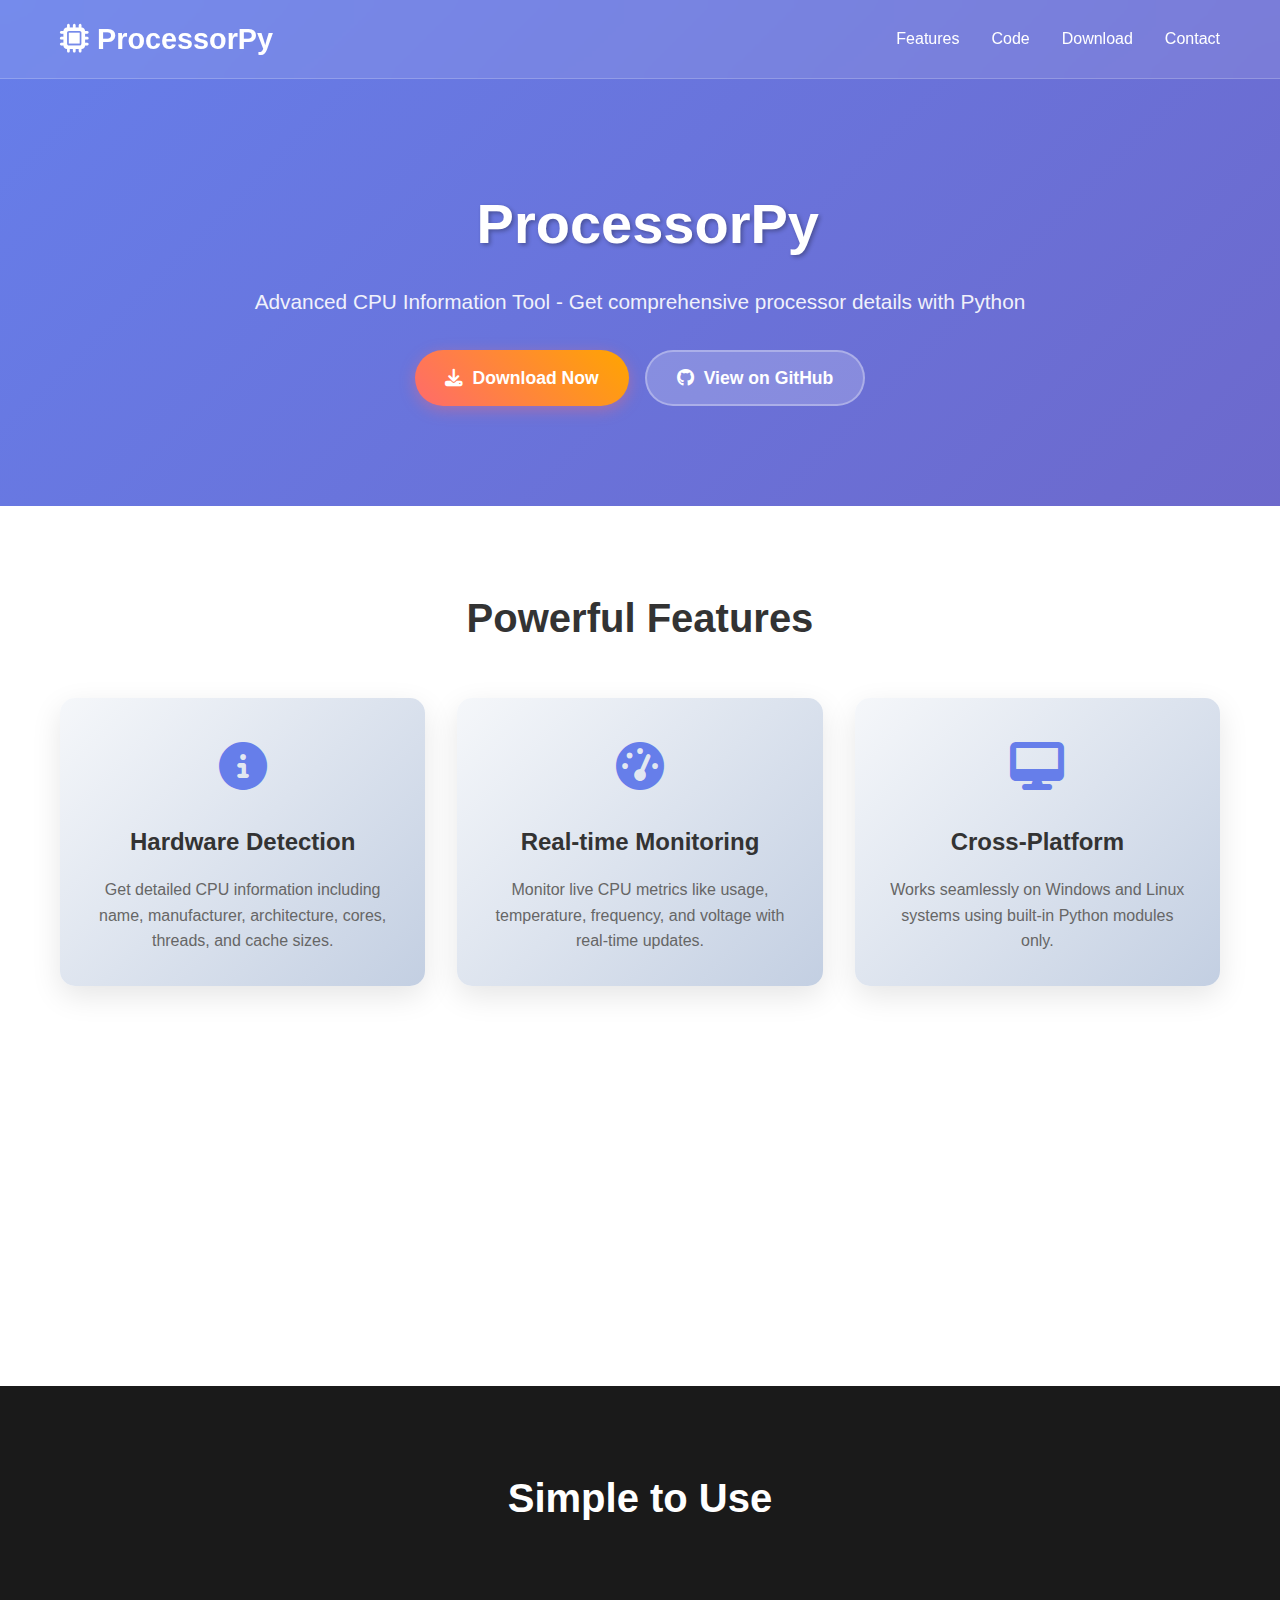
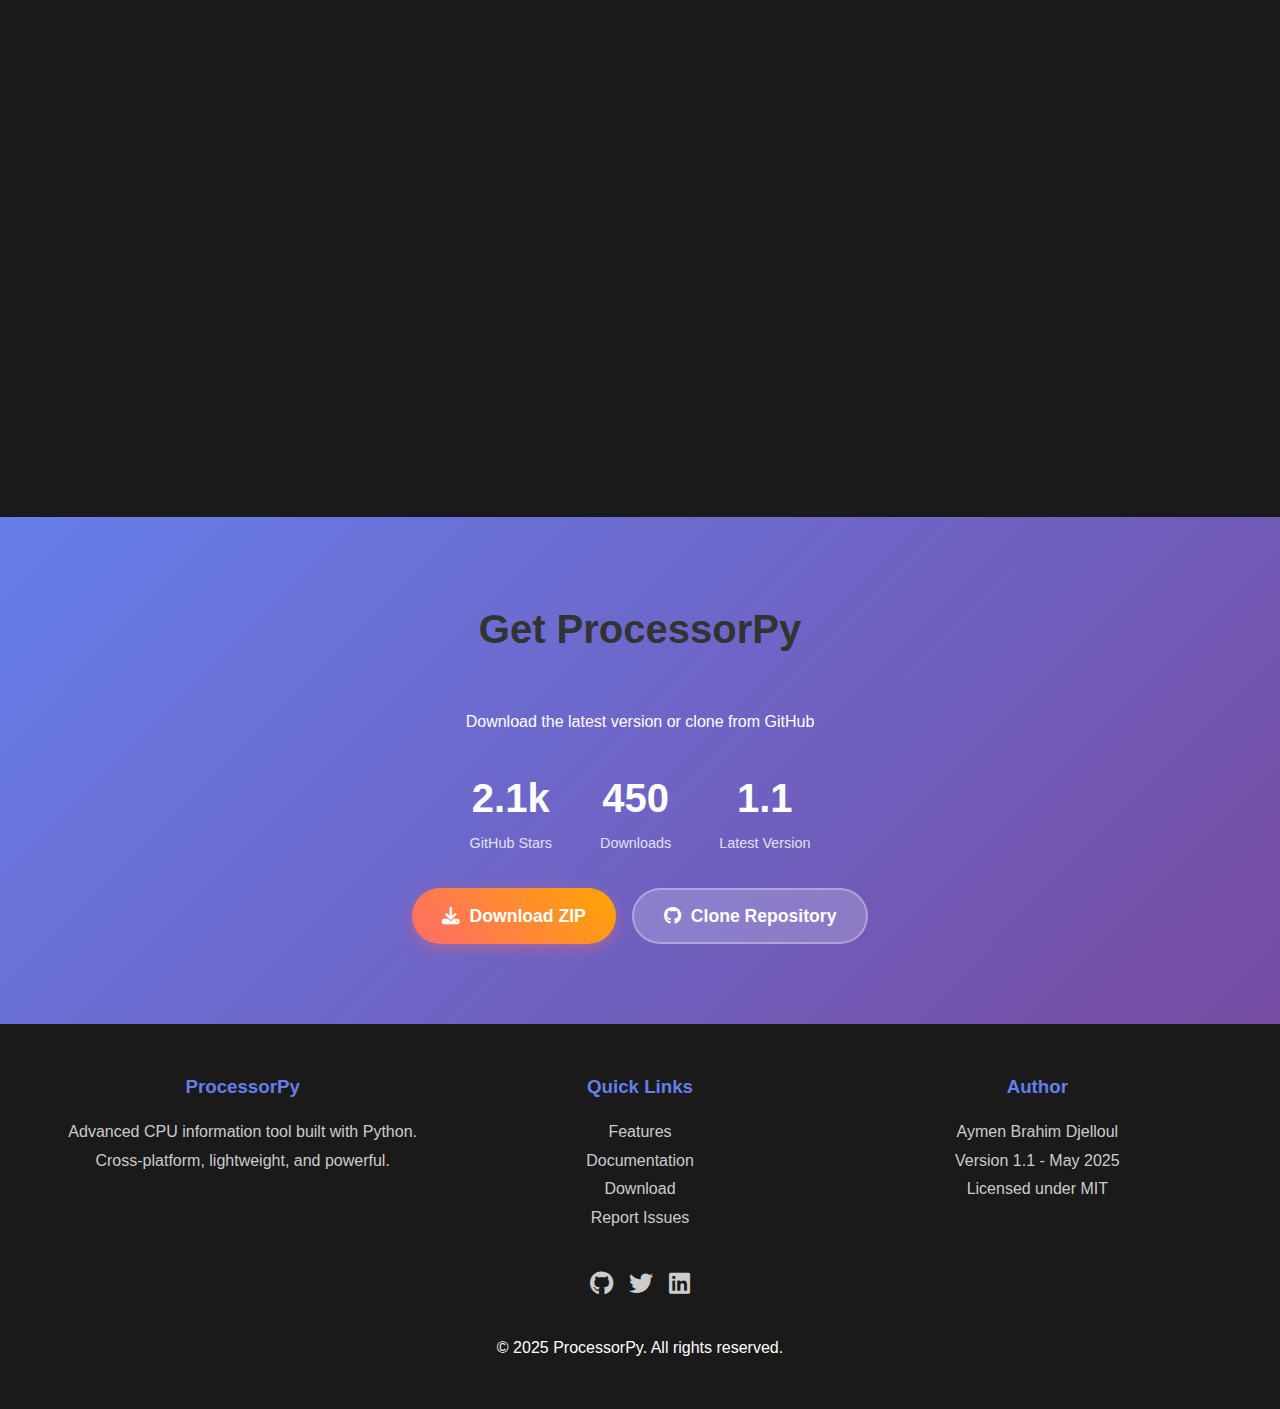
<file: index.html>
<!DOCTYPE html>
<html lang="en">
<head>
    <meta charset="UTF-8">
    <meta name="viewport" content="width=device-width, initial-scale=1.0">
    <title>ProcessorPy - Advanced CPU Information Tool</title>
    <link rel="stylesheet" href="https://cdnjs.cloudflare.com/ajax/libs/font-awesome/6.4.0/css/all.min.css">
    <style>
        * {
            margin: 0;
            padding: 0;
            box-sizing: border-box;
        }

        body {
            font-family: 'Segoe UI', Tahoma, Geneva, Verdana, sans-serif;
            line-height: 1.6;
            color: #333;
            background: linear-gradient(135deg, #667eea 0%, #764ba2 100%);
            min-height: 100vh;
        }

        .container {
            max-width: 1200px;
            margin: 0 auto;
            padding: 0 20px;
        }

        /* Header */
        header {
            background: rgba(255, 255, 255, 0.1);
            backdrop-filter: blur(10px);
            border-bottom: 1px solid rgba(255, 255, 255, 0.2);
            padding: 1rem 0;
            position: sticky;
            top: 0;
            z-index: 100;
        }

        nav {
            display: flex;
            justify-content: space-between;
            align-items: center;
        }

        .logo {
            font-size: 1.8rem;
            font-weight: bold;
            color: white;
            text-decoration: none;
        }

        .nav-links {
            display: flex;
            list-style: none;
            gap: 2rem;
        }

        .nav-links a {
            color: white;
            text-decoration: none;
            font-weight: 500;
            transition: color 0.3s ease;
        }

        .nav-links a:hover {
            color: #ffd700;
        }

        /* Hero Section */
        .hero {
            text-align: center;
            padding: 100px 0;
            color: white;
        }

        .hero h1 {
            font-size: 3.5rem;
            margin-bottom: 1rem;
            text-shadow: 2px 2px 4px rgba(0,0,0,0.3);
        }

        .hero p {
            font-size: 1.3rem;
            margin-bottom: 2rem;
            opacity: 0.9;
        }

        .cta-buttons {
            display: flex;
            gap: 1rem;
            justify-content: center;
            flex-wrap: wrap;
        }

        .btn {
            padding: 12px 30px;
            border: none;
            border-radius: 50px;
            font-size: 1.1rem;
            font-weight: 600;
            text-decoration: none;
            display: inline-flex;
            align-items: center;
            gap: 10px;
            transition: all 0.3s ease;
            cursor: pointer;
        }

        .btn-primary {
            background: linear-gradient(45deg, #ff6b6b, #ffa500);
            color: white;
            box-shadow: 0 4px 15px rgba(255, 107, 107, 0.4);
        }

        .btn-primary:hover {
            transform: translateY(-2px);
            box-shadow: 0 6px 25px rgba(255, 107, 107, 0.6);
        }

        .btn-secondary {
            background: rgba(255, 255, 255, 0.2);
            color: white;
            border: 2px solid rgba(255, 255, 255, 0.3);
        }

        .btn-secondary:hover {
            background: rgba(255, 255, 255, 0.3);
            transform: translateY(-2px);
        }

        /* Features Section */
        .features {
            background: white;
            padding: 80px 0;
        }

        .section-title {
            text-align: center;
            font-size: 2.5rem;
            margin-bottom: 3rem;
            color: #333;
        }

        .features-grid {
            display: grid;
            grid-template-columns: repeat(auto-fit, minmax(300px, 1fr));
            gap: 2rem;
            margin-top: 2rem;
        }

        .feature-card {
            background: linear-gradient(135deg, #f5f7fa 0%, #c3cfe2 100%);
            padding: 2rem;
            border-radius: 15px;
            text-align: center;
            box-shadow: 0 10px 30px rgba(0,0,0,0.1);
            transition: transform 0.3s ease;
        }

        .feature-card:hover {
            transform: translateY(-5px);
        }

        .feature-icon {
            font-size: 3rem;
            color: #667eea;
            margin-bottom: 1rem;
        }

        .feature-card h3 {
            font-size: 1.5rem;
            margin-bottom: 1rem;
            color: #333;
        }

        .feature-card p {
            color: #666;
            line-height: 1.6;
        }

        /* Code Preview Section */
        .code-preview {
            background: #1a1a1a;
            color: white;
            padding: 80px 0;
        }

        .code-container {
            background: #2d2d2d;
            border-radius: 10px;
            padding: 2rem;
            margin-top: 2rem;
            position: relative;
        }

        .code-header {
            display: flex;
            align-items: center;
            gap: 10px;
            margin-bottom: 1rem;
            padding-bottom: 1rem;
            border-bottom: 1px solid #444;
        }

        .code-dots {
            display: flex;
            gap: 5px;
        }

        .dot {
            width: 12px;
            height: 12px;
            border-radius: 50%;
        }

        .dot.red { background: #ff5f56; }
        .dot.yellow { background: #ffbd2e; }
        .dot.green { background: #27ca3f; }

        .code-title {
            color: #ccc;
            font-family: 'Courier New', monospace;
        }

        pre {
            background: none;
            color: #e6e6e6;
            font-family: 'Courier New', monospace;
            line-height: 1.5;
            overflow-x: auto;
        }

        .keyword { color: #569cd6; }
        .string { color: #ce9178; }
        .comment { color: #6a9955; }
        .function { color: #dcdcaa; }

        /* Download Section */
        .download-section {
            background: linear-gradient(135deg, #667eea 0%, #764ba2 100%);
            color: white;
            padding: 80px 0;
            text-align: center;
        }

        .download-stats {
            display: flex;
            justify-content: center;
            gap: 3rem;
            margin: 2rem 0;
            flex-wrap: wrap;
        }

        .stat {
            text-align: center;
        }

        .stat-number {
            font-size: 2.5rem;
            font-weight: bold;
            display: block;
        }

        .stat-label {
            opacity: 0.8;
            font-size: 0.9rem;
        }

        /* Footer */
        footer {
            background: #1a1a1a;
            color: white;
            padding: 3rem 0;
            text-align: center;
        }

        .footer-content {
            display: grid;
            grid-template-columns: repeat(auto-fit, minmax(250px, 1fr));
            gap: 2rem;
            margin-bottom: 2rem;
        }

        .footer-section h3 {
            margin-bottom: 1rem;
            color: #667eea;
        }

        .footer-section p, .footer-section a {
            color: #ccc;
            text-decoration: none;
            line-height: 1.8;
        }

        .footer-section a:hover {
            color: #667eea;
        }

        .social-links {
            display: flex;
            gap: 1rem;
            justify-content: center;
            margin: 2rem 0;
        }

        .social-links a {
            color: #ccc;
            font-size: 1.5rem;
            transition: color 0.3s ease;
        }

        .social-links a:hover {
            color: #667eea;
        }

        /* Responsive Design */
        @media (max-width: 768px) {
            .hero h1 {
                font-size: 2.5rem;
            }

            .nav-links {
                display: none;
            }

            .cta-buttons {
                flex-direction: column;
                align-items: center;
            }

            .download-stats {
                flex-direction: column;
                gap: 1rem;
            }
        }

        /* Animations */
        @keyframes fadeInUp {
            from {
                opacity: 0;
                transform: translateY(30px);
            }
            to {
                opacity: 1;
                transform: translateY(0);
            }
        }

        .hero, .feature-card {
            animation: fadeInUp 0.8s ease-out;
        }

        /* Scroll animations */
        .animate-on-scroll {
            opacity: 0;
            transform: translateY(30px);
            transition: all 0.6s ease;
        }

        .animate-on-scroll.visible {
            opacity: 1;
            transform: translateY(0);
        }
    </style>
</head>
<body>
    <!-- Header -->
    <header>
        <nav class="container">
            <a href="#" class="logo">
                <i class="fas fa-microchip"></i> ProcessorPy
            </a>
            <ul class="nav-links">
                <li><a href="#features">Features</a></li>
                <li><a href="#code">Code</a></li>
                <li><a href="#download">Download</a></li>
                <li><a href="#contact">Contact</a></li>
            </ul>
        </nav>
    </header>

    <!-- Hero Section -->
    <section class="hero">
        <div class="container">
            <h1><i class="fas fa-cpu"></i> ProcessorPy</h1>
            <p>Advanced CPU Information Tool - Get comprehensive processor details with Python</p>
            <div class="cta-buttons">
                <a href="#download" class="btn btn-primary">
                    <i class="fas fa-download"></i> Download Now
                </a>
                <a href="https://github.com/yourusername/processorpy" class="btn btn-secondary" target="_blank">
                    <i class="fab fa-github"></i> View on GitHub
                </a>
            </div>
        </div>
    </section>

    <!-- Features Section -->
    <section class="features" id="features">
        <div class="container">
            <h2 class="section-title">Powerful Features</h2>
            <div class="features-grid">
                <div class="feature-card animate-on-scroll">
                    <div class="feature-icon">
                        <i class="fas fa-info-circle"></i>
                    </div>
                    <h3>Hardware Detection</h3>
                    <p>Get detailed CPU information including name, manufacturer, architecture, cores, threads, and cache sizes.</p>
                </div>
                <div class="feature-card animate-on-scroll">
                    <div class="feature-icon">
                        <i class="fas fa-tachometer-alt"></i>
                    </div>
                    <h3>Real-time Monitoring</h3>
                    <p>Monitor live CPU metrics like usage, temperature, frequency, and voltage with real-time updates.</p>
                </div>
                <div class="feature-card animate-on-scroll">
                    <div class="feature-icon">
                        <i class="fas fa-desktop"></i>
                    </div>
                    <h3>Cross-Platform</h3>
                    <p>Works seamlessly on Windows and Linux systems using built-in Python modules only.</p>
                </div>
                <div class="feature-card animate-on-scroll">
                    <div class="feature-icon">
                        <i class="fas fa-code"></i>
                    </div>
                    <h3>Pure Python</h3>
                    <p>No external dependencies required - uses only subprocess, ctypes, and standard library modules.</p>
                </div>
                <div class="feature-card animate-on-scroll">
                    <div class="feature-icon">
                        <i class="fas fa-chart-line"></i>
                    </div>
                    <h3>Performance Metrics</h3>
                    <p>Advanced CPU performance analysis including cache information, instruction sets, and benchmarking.</p>
                </div>
                <div class="feature-card animate-on-scroll">
                    <div class="feature-icon">
                        <i class="fas fa-thermometer-half"></i>
                    </div>
                    <h3>Thermal Monitoring</h3>
                    <p>Track CPU temperature, thermal throttling status, and power consumption in real-time.</p>
                </div>
            </div>
        </div>
    </section>

    <!-- Code Preview Section -->
    <section class="code-preview" id="code">
        <div class="container">
            <h2 class="section-title" style="color: white;">Simple to Use</h2>
            <div class="code-container animate-on-scroll">
                <div class="code-header">
                    <div class="code-dots">
                        <div class="dot red"></div>
                        <div class="dot yellow"></div>
                        <div class="dot green"></div>
                    </div>
                    <span class="code-title">processor_example.py</span>
                </div>
                <pre><code><span class="comment"># Import ProcessorPy</span>
<span class="keyword">from</span> processorpy <span class="keyword">import</span> Processor, Sensors

<span class="comment"># Initialize processor and sensors</span>
processor = <span class="function">Processor</span>()
sensors = <span class="function">Sensors</span>()

<span class="comment"># Get CPU information</span>
cpu_info = processor.<span class="function">get_all_info</span>()
<span class="keyword">print</span>(<span class="string">f"CPU: {processor.name}"</span>)
<span class="keyword">print</span>(<span class="string">f"Cores: {processor.get_cores()}"</span>)
<span class="keyword">print</span>(<span class="string">f"Current Speed: {sensors.get_clock_speed(friendly=True)}"</span>)
<span class="keyword">print</span>(<span class="string">f"Temperature: {sensors.get_cpu_temperature(friendly=True)}"</span>)
<span class="keyword">print</span>(<span class="string">f"Usage: {sensors.get_cpu_usage()}%"</span>)</code></pre>
            </div>
        </div>
    </section>

    <!-- Download Section -->
    <section class="download-section" id="download">
        <div class="container">
            <h2 class="section-title">Get ProcessorPy</h2>
            <p>Download the latest version or clone from GitHub</p>
            
            <div class="download-stats">
                <div class="stat">
                    <span class="stat-number">2.1k</span>
                    <span class="stat-label">GitHub Stars</span>
                </div>
                <div class="stat">
                    <span class="stat-number">450</span>
                    <span class="stat-label">Downloads</span>
                </div>
                <div class="stat">
                    <span class="stat-number">1.1</span>
                    <span class="stat-label">Latest Version</span>
                </div>
            </div>

            <div class="cta-buttons">
                <a href="#" class="btn btn-primary" onclick="downloadFile()">
                    <i class="fas fa-download"></i> Download ZIP
                </a>
                <a href="https://github.com/yourusername/processorpy" class="btn btn-secondary" target="_blank">
                    <i class="fab fa-github"></i> Clone Repository
                </a>
            </div>
        </div>
    </section>

    <!-- Footer -->
    <footer id="contact">
        <div class="container">
            <div class="footer-content">
                <div class="footer-section">
                    <h3>ProcessorPy</h3>
                    <p>Advanced CPU information tool built with Python. Cross-platform, lightweight, and powerful.</p>
                </div>
                <div class="footer-section">
                    <h3>Quick Links</h3>
                    <p><a href="#features">Features</a></p>
                    <p><a href="#code">Documentation</a></p>
                    <p><a href="#download">Download</a></p>
                    <p><a href="https://github.com/yourusername/processorpy/issues" target="_blank">Report Issues</a></p>
                </div>
                <div class="footer-section">
                    <h3>Author</h3>
                    <p>Aymen Brahim Djelloul</p>
                    <p>Version 1.1 - May 2025</p>
                    <p>Licensed under MIT</p>
                </div>
            </div>
            
            <div class="social-links">
                <a href="https://github.com/yourusername" target="_blank"><i class="fab fa-github"></i></a>
                <a href="https://twitter.com/yourusername" target="_blank"><i class="fab fa-twitter"></i></a>
                <a href="https://linkedin.com/in/yourusername" target="_blank"><i class="fab fa-linkedin"></i></a>
            </div>
            
            <p>&copy; 2025 ProcessorPy. All rights reserved.</p>
        </div>
    </footer>

    <script>
        // Smooth scrolling for navigation links
        document.querySelectorAll('a[href^="#"]').forEach(anchor => {
            anchor.addEventListener('click', function (e) {
                e.preventDefault();
                const target = document.querySelector(this.getAttribute('href'));
                if (target) {
                    target.scrollIntoView({
                        behavior: 'smooth',
                        block: 'start'
                    });
                }
            });
        });

        // Animate elements on scroll
        const observerOptions = {
            threshold: 0.1,
            rootMargin: '0px 0px -50px 0px'
        };

        const observer = new IntersectionObserver(function(entries) {
            entries.forEach(entry => {
                if (entry.isIntersecting) {
                    entry.target.classList.add('visible');
                }
            });
        }, observerOptions);

        document.querySelectorAll('.animate-on-scroll').forEach(el => {
            observer.observe(el);
        });

        // Download functionality
        function downloadFile() {
            // Create a blob with the Python code
            const pythonCode = `"""
@author : Aymen Brahim Djelloul
version : 1.1
date : 26.05.2025
license : MIT
"""

# ProcessorPy - Advanced CPU Information Tool
# This is a demo download - replace with actual file content

print("ProcessorPy v1.1 - CPU Information Tool")
print("Thank you for downloading!")
`;
            
            const blob = new Blob([pythonCode], { type: 'text/plain' });
            const url = window.URL.createObjectURL(blob);
            const a = document.createElement('a');
            a.href = url;
            a.download = 'processorpy-v1.1.py';
            document.body.appendChild(a);
            a.click();
            document.body.removeChild(a);
            window.URL.revokeObjectURL(url);
            
            // Show download success message
            alert('ProcessorPy downloaded successfully! 🎉');
        }

        // Add parallax effect to hero section
        window.addEventListener('scroll', () => {
            const scrolled = window.pageYOffset;
            const hero = document.querySelector('.hero');
            if (hero) {
                hero.style.transform = `translateY(${scrolled * 0.5}px)`;
            }
        });
    </script>
</body>
</html>
</file>
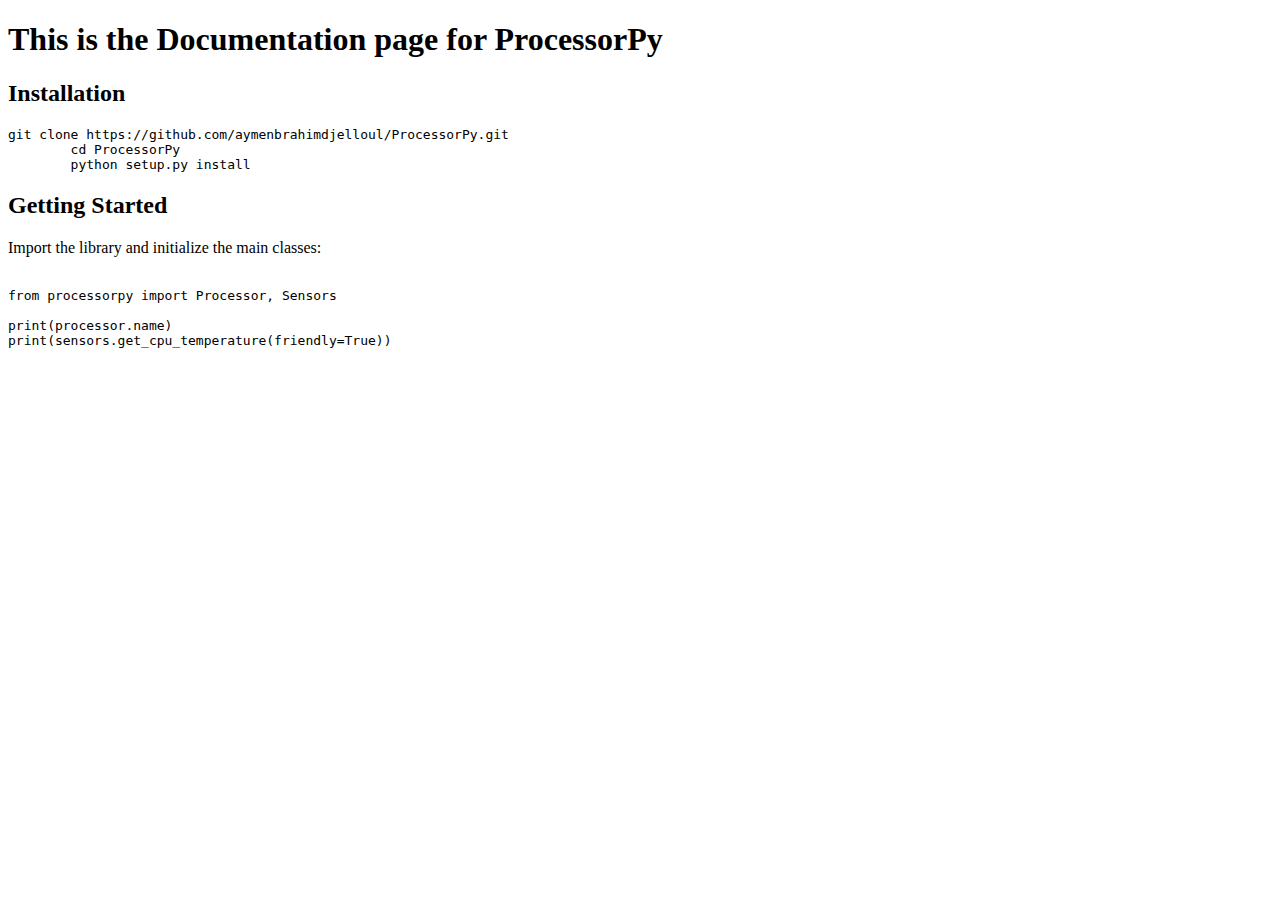
<file: docs.html>
<!-- 
This code or file is part of 'ProcessorPy' project
copyright (c) 2023-2025, Aymen Brahim Djelloul, All rights reserved.
use of this source code is governed by MIT License that can be found on the project folder.


@author : Aymen Brahim Djelloul
date : 27.05.2025
license : MIT

-->

<!DOCTYPE html>
<html lang="en">
<head>
    <meta charset="UTF-8">
    <meta name="viewport" content="width=device-width, initial-scale=1.0">
    <title>Documentation - ProcessorPy</title>
    <link rel="stylesheet" href="https://cdnjs.cloudflare.com/ajax/libs/font-awesome/6.4.0/css/all.min.css">
    <!-- <link rel="stylesheet" href="style.css"> -->
</head>
<body>
    <h1>This is the Documentation page for ProcessorPy</h1>


    <section>
      <h2>Installation</h2>
      <pre><code>git clone https://github.com/aymenbrahimdjelloul/ProcessorPy.git
        cd ProcessorPy
        python setup.py install</code></pre>
    </section>

    <section>
      <h2>Getting Started</h2>
      <p>Import the library and initialize the main classes:</p>
      <pre><code>
from processorpy import Processor, Sensors

print(processor.name)
print(sensors.get_cpu_temperature(friendly=True))

      </code></pre>

      </section>
</body>

</html>
</file>
<file: style.css>
* {
    margin: 0;
    padding: 0;
    box-sizing: border-box;
}

body {
    font-family: 'Segoe UI', Tahoma, Geneva, Verdana, sans-serif;
    line-height: 1.6;
    color: #333;
    background: linear-gradient(135deg, #667eea 0%, #764ba2 100%);
    min-height: 100vh;
}

.container {
    max-width: 1200px;
    margin: 0 auto;
    padding: 0 20px;
}

/* Header */
header {
    background: rgba(255, 255, 255, 0.1);
    backdrop-filter: blur(10px);
    position: fixed;
    top: 0;
    width: 100%;
    z-index: 1000;
    padding: 1rem 0;
}

nav {
    display: flex;
    justify-content: space-between;
    align-items: center;
}

.logo {
    font-size: 1.5rem;
    font-weight: bold;
    color: white;
    text-decoration: none;
    display: flex;
    align-items: center;
    gap: 0.5rem;
}

.nav-links {
    display: flex;
    list-style: none;
    gap: 2rem;
}

.nav-links a {
    color: white;
    text-decoration: none;
    transition: color 0.3s ease;
}

.nav-links a:hover {
    color: #f39c12;
}

/* Hero Section */
.hero {
    padding: 120px 0 80px;
    color: white;
    min-height: 100vh;
    display: flex;
    align-items: center;
}

.hero-content {
    display: grid;
    grid-template-columns: 1fr 1fr;
    gap: 4rem;
    align-items: center;
}

.hero-text h1 {
    font-size: 3.5rem;
    margin-bottom: 1rem;
    background: linear-gradient(45deg, #fff, #f39c12);
    -webkit-background-clip: text;
    -webkit-text-fill-color: transparent;
    background-clip: text;
}

.hero-text p {
    font-size: 1.2rem;
    margin-bottom: 2rem;
    opacity: 0.9;
}

.screenshot-container {
    position: relative;
    display: flex;
    justify-content: center;
}

.software-screenshot {
    width: 100%;
    max-width: 400px;
    border-radius: 12px;
    box-shadow: 0 25px 60px rgba(0, 0, 0, 0.4), 
                0 12px 25px rgba(0, 0, 0, 0.3);
    transform: perspective(1000px) rotateY(-10deg) rotateX(5deg);
    transition: transform 0.3s ease;
    background: #1a1a1a;
    padding: 0;
    font-family: 'Consolas', 'Monaco', monospace;
    font-size: 12px;
    color: #00ff00;
    border: 0;
}

.screenshot-container:hover .software-screenshot {
    transform: perspective(1000px) rotateY(0deg) rotateX(0deg);
}

.mock-terminal {
    background: #1a1a1a;
    color: #00ff00;
    padding: 20px;
    border-radius: 8px;
    font-family: 'Consolas', 'Monaco', monospace;
    font-size: 12px;
    line-height: 1.4;
}

.terminal-header {
    background: #2d2d2d;
    color: #fff;
    padding: 8px 12px;
    border-radius: 8px 8px 0 0;
    font-size: 11px;
    margin: -20px -20px 15px -20px;
    display: flex;
    align-items: center;
}

.terminal-dots {
    display: flex;
    gap: 6px;
    margin-right: 10px;
}

.terminal-dot {
    width: 12px;
    height: 12px;
    border-radius: 50%;
}

.terminal-dot.red { background: #ff5f56; }
.terminal-dot.yellow { background: #ffbd2e; }
.terminal-dot.green { background: #27ca3f; }

.cta-buttons {
    display: flex;
    gap: 1rem;
    margin-top: 2rem;
}

.btn {
    padding: 12px 24px;
    border: none;
    border-radius: 8px;
    text-decoration: none;
    font-weight: bold;
    transition: all 0.3s ease;
    display: inline-flex;
    align-items: center;
    gap: 0.5rem;
}

.btn-primary {
    background: linear-gradient(45deg, #f39c12, #e67e22);
    color: white;
}

.btn-primary:hover {
    transform: translateY(-2px);
    box-shadow: 0 8px 25px rgba(243, 156, 18, 0.4);
}

.btn-secondary {
    background: transparent;
    color: white;
    border: 2px solid white;
}

.btn-secondary:hover {
    background: white;
    color: #333;
}

/* Features Section */
.features {
    padding: 80px 0;
    background: white;
}

.section-title {
    text-align: center;
    font-size: 2.5rem;
    margin-bottom: 3rem;
    color: #333;
}

.features-grid {
    display: grid;
    grid-template-columns: repeat(auto-fit, minmax(300px, 1fr));
    gap: 2rem;
}

.feature-card {
    background: white;
    padding: 2rem;
    border-radius: 12px;
    box-shadow: 0 8px 30px rgba(0, 0, 0, 0.1);
    text-align: center;
    transition: transform 0.3s ease;
    opacity: 0;
    transform: translateY(30px);
}

.feature-card.visible {
    opacity: 1;
    transform: translateY(0);
}

.feature-card:hover {
    transform: translateY(-5px);
}

.feature-icon {
    font-size: 3rem;
    color: #667eea;
    margin-bottom: 1rem;
}

.feature-card h3 {
    font-size: 1.5rem;
    margin-bottom: 1rem;
    color: #333;
}

/* Code Preview Section */
.code-preview {
    padding: 80px 0;
    background: linear-gradient(135deg, #2c3e50, #34495e);
}

.code-container {
    background: #1e1e1e;
    border-radius: 12px;
    overflow: hidden;
    box-shadow: 0 15px 35px rgba(0, 0, 0, 0.3);
    opacity: 0;
    transform: translateY(30px);
}

.code-container.visible {
    opacity: 1;
    transform: translateY(0);
}

.code-header {
    background: #2d2d2d;
    padding: 12px 20px;
    display: flex;
    align-items: center;
    justify-content: space-between;
}

.code-dots {
    display: flex;
    gap: 8px;
}

.dot {
    width: 12px;
    height: 12px;
    border-radius: 50%;
}

.dot.red { background: #ff5f56; }
.dot.yellow { background: #ffbd2e; }
.dot.green { background: #27ca3f; }

.code-title {
    color: #999;
    font-size: 14px;
}

pre {
    padding: 25px;
    margin: 0;
    overflow-x: auto;
}

code {
    font-family: 'Consolas', 'Monaco', monospace;
    font-size: 14px;
    line-height: 1.6;
    color: #e6e6e6;
}

.comment { color: #7c7c7c; }
.keyword { color: #569cd6; }
.function { color: #dcdcaa; }
.string { color: #ce9178; }

/* Download Section */
.download-section {
    padding: 80px 0;
    background: white;
    text-align: center;
}

.download-section p {
    font-size: 1.2rem;
    margin-bottom: 3rem;
    color: #666;
}

.download-options {
    display: grid;
    grid-template-columns: repeat(auto-fit, minmax(280px, 1fr));
    gap: 2rem;
    margin-bottom: 3rem;
}

.download-card {
    background: linear-gradient(135deg, #667eea, #764ba2);
    color: white;
    padding: 2rem;
    border-radius: 12px;
    box-shadow: 0 8px 30px rgba(102, 126, 234, 0.3);
    transition: transform 0.3s ease;
}

.download-card:hover {
    transform: translateY(-5px);
}

.download-card i {
    font-size: 3rem;
    margin-bottom: 1rem;
}

.download-card h3 {
    font-size: 1.5rem;
    margin-bottom: 1rem;
}

.download-card p {
    margin-bottom: 1.5rem;
    color: rgba(255, 255, 255, 0.9);
}

.download-card .btn {
    background: rgba(255, 255, 255, 0.2);
    color: white;
    border: 2px solid rgba(255, 255, 255, 0.3);
}

.download-card .btn:hover {
    background: white;
    color: #667eea;
}

/* Footer */
footer {
    background: #2c3e50;
    color: white;
    padding: 60px 0 20px;
}

.footer-content {
    display: grid;
    grid-template-columns: repeat(auto-fit, minmax(250px, 1fr));
    gap: 2rem;
    margin-bottom: 2rem;
}

.footer-section h3 {
    margin-bottom: 1rem;
    color: #f39c12;
}

.footer-section a {
    color: #bdc3c7;
    text-decoration: none;
}

.footer-section a:hover {
    color: #f39c12;
}

.social-links {
    text-align: center;
    margin: 2rem 0;
}

.social-links a {
    color: white;
    font-size: 1.5rem;
    margin: 0 1rem;
    transition: color 0.3s ease;
}

.social-links a:hover {
    color: #f39c12;
}

/* Responsive */
@media (max-width: 768px) {
    .hero-content {
        grid-template-columns: 1fr;
        gap: 2rem;
        text-align: center;
    }
    
    .hero-text h1 {
        font-size: 2.5rem;
    }
    
    .nav-links {
        display: none;
    }
    
    .cta-buttons {
        flex-direction: column;
        align-items: center;
    }
    
    .download-options {
        grid-template-columns: 1fr;
    }
}
</file>
